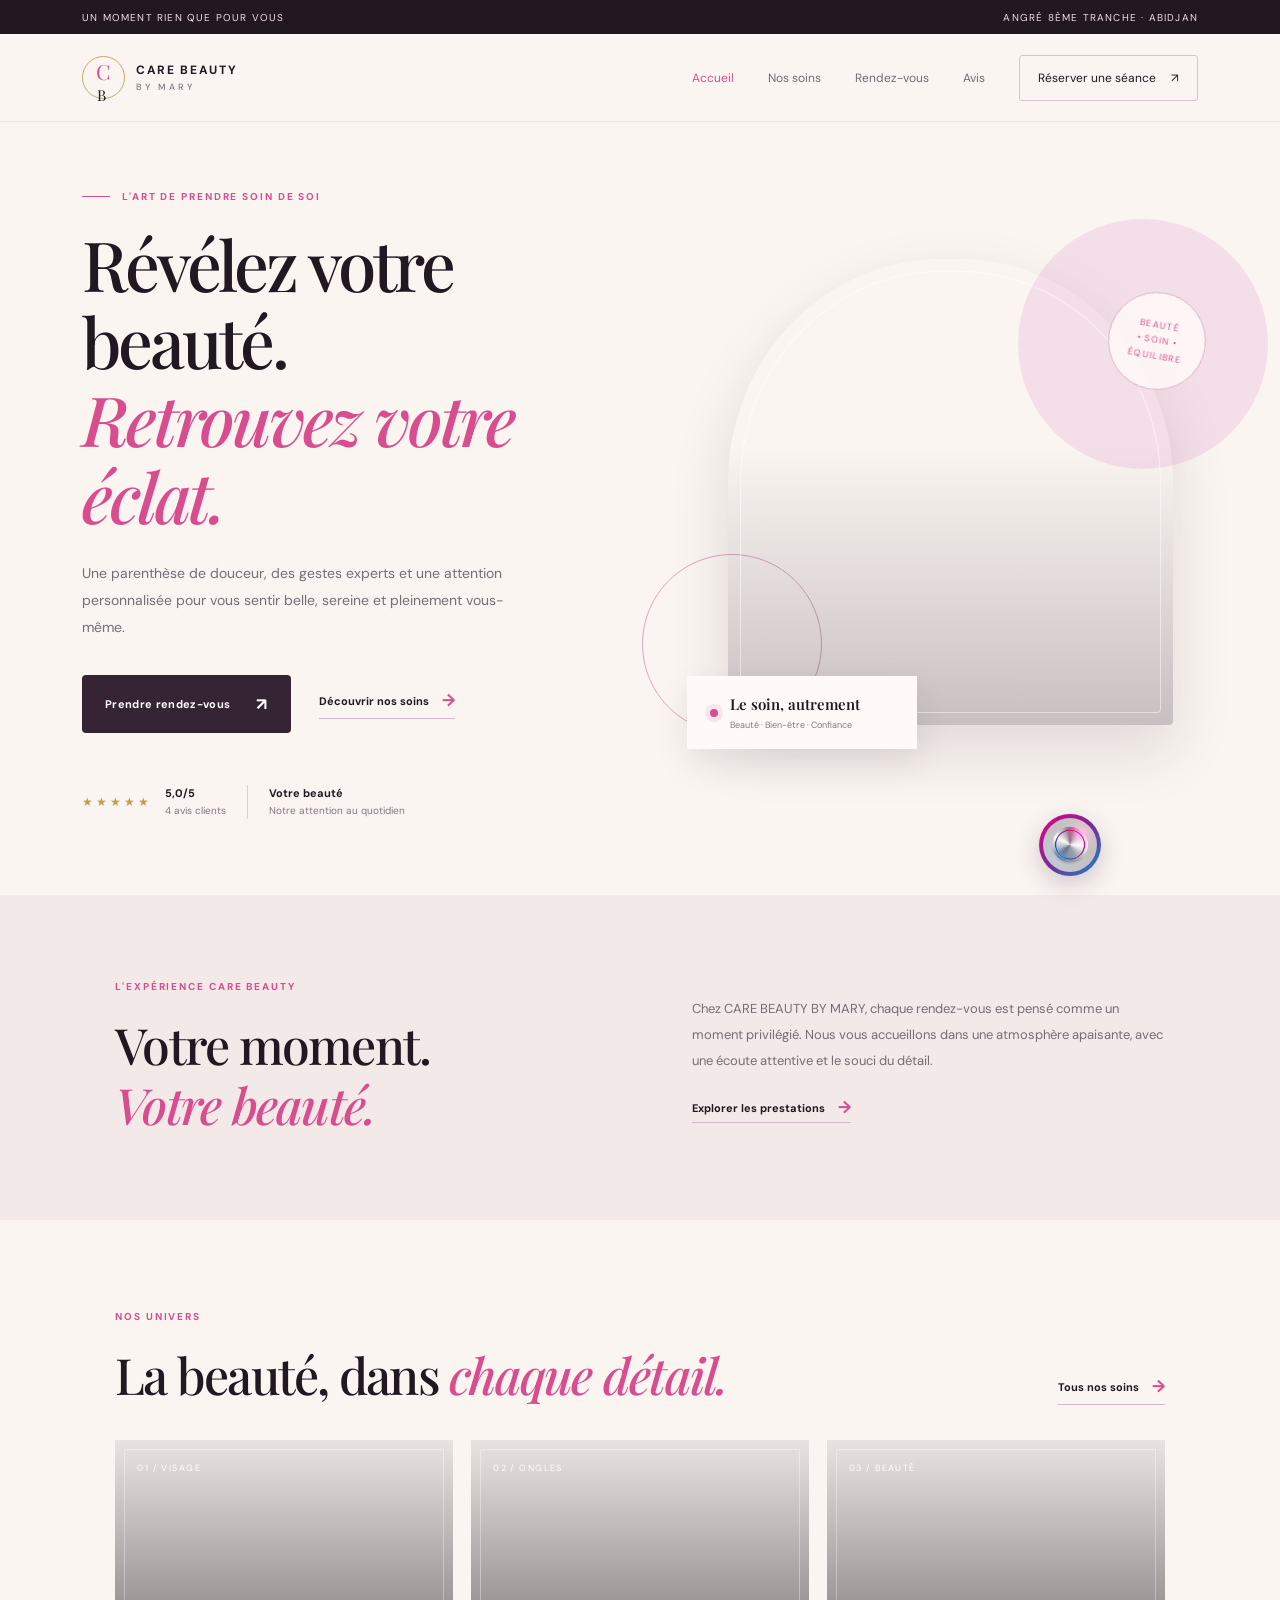
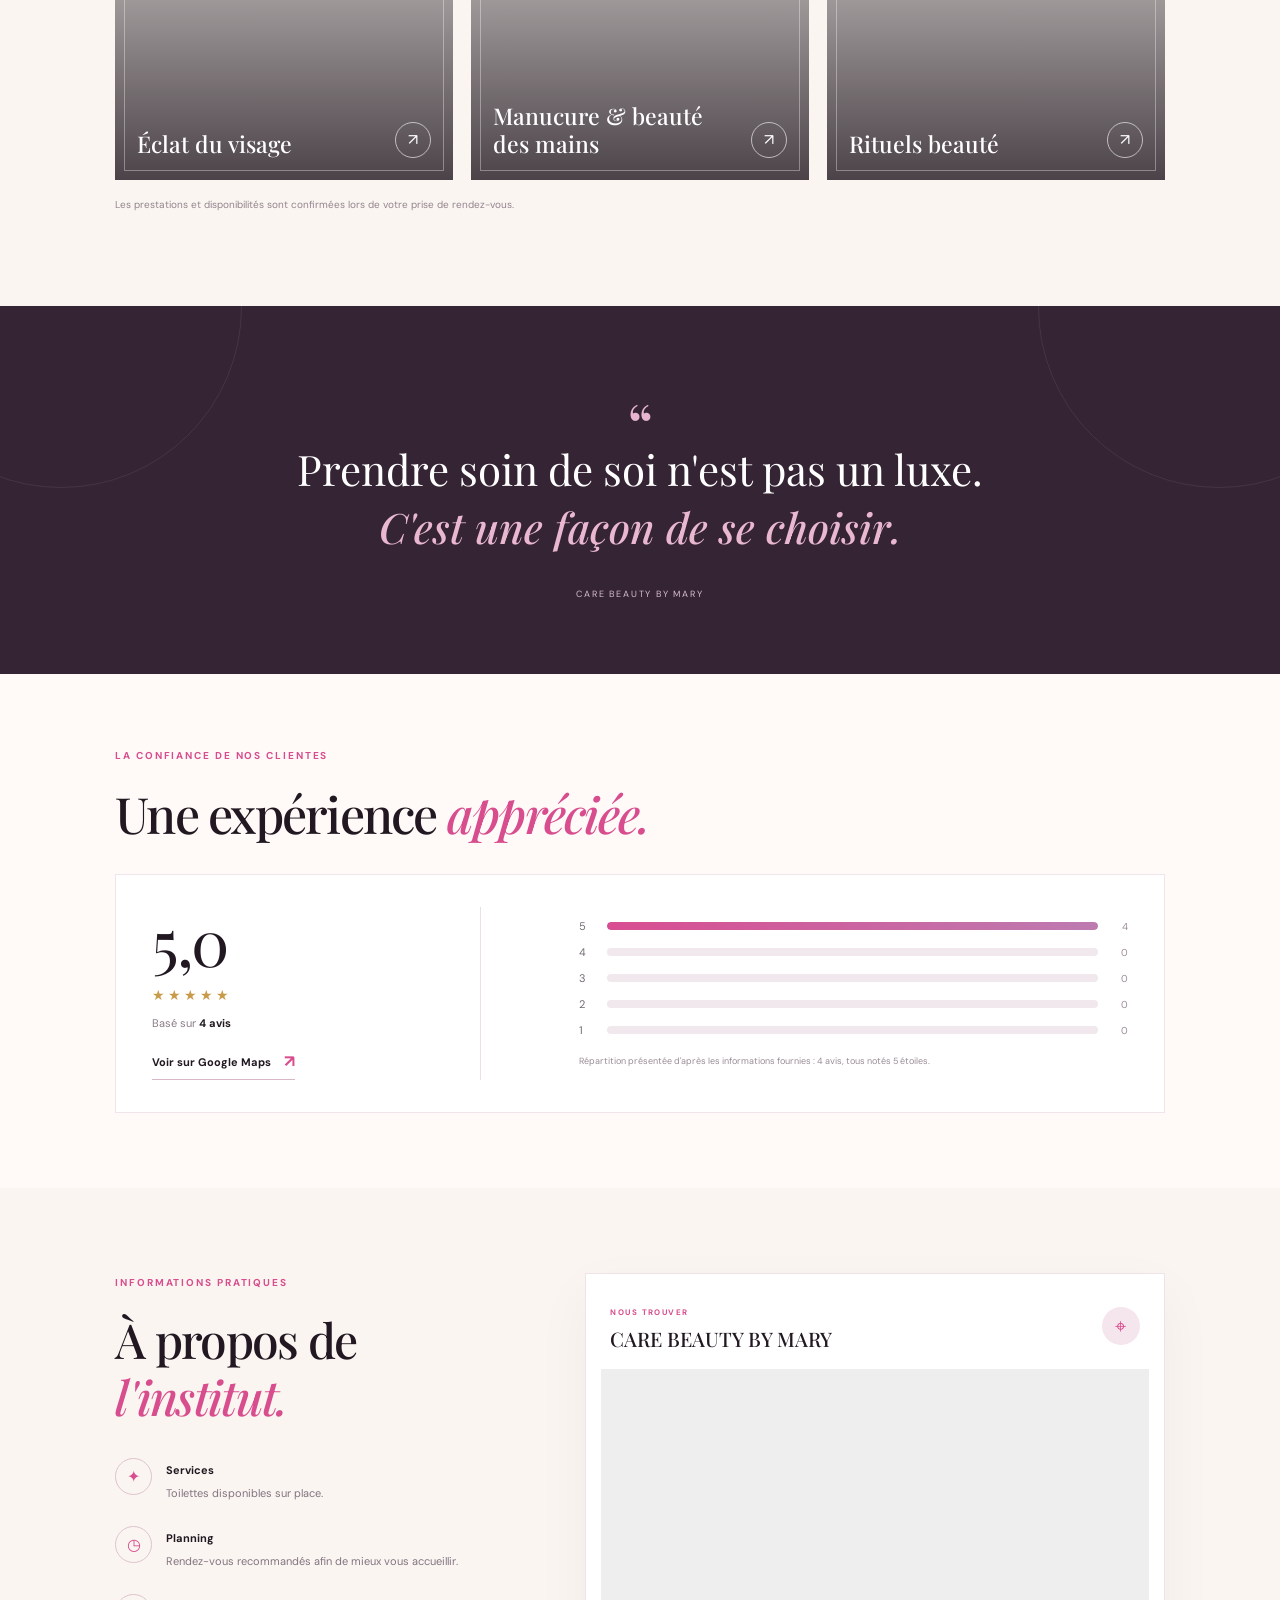
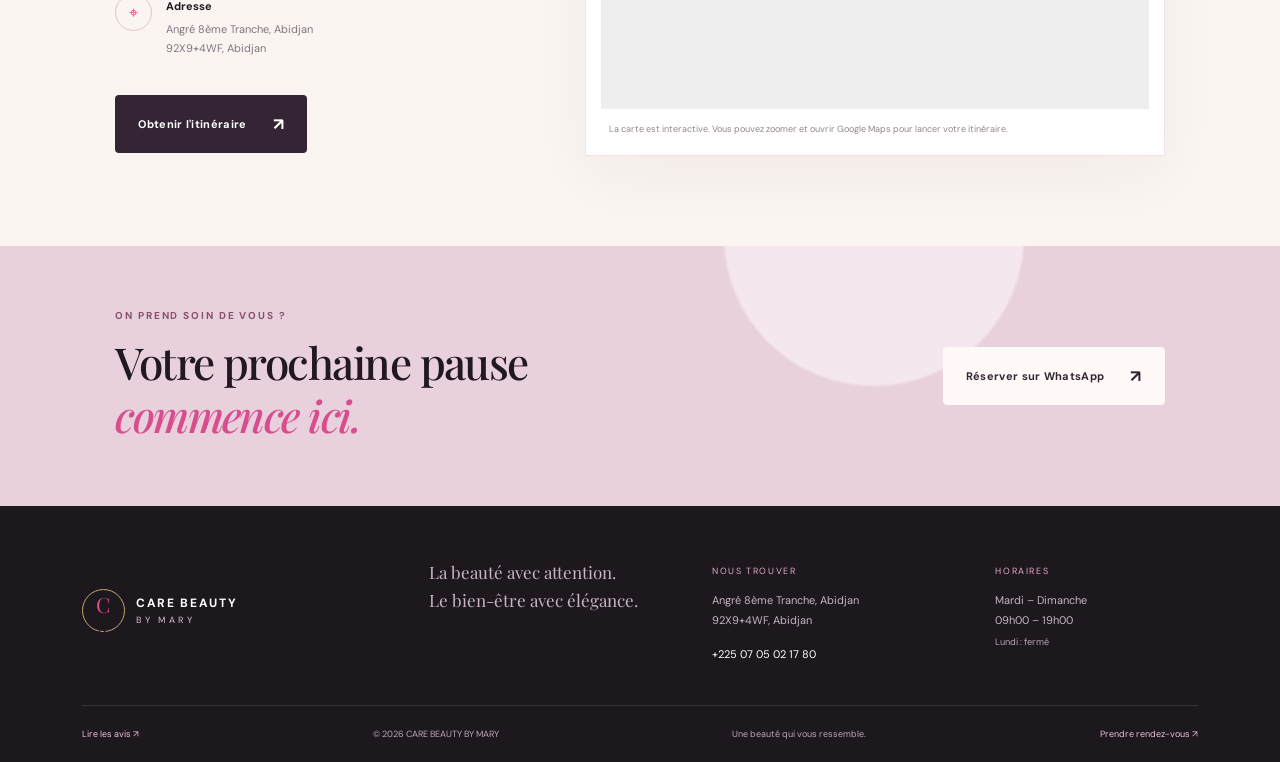
<file: index.html>
<!DOCTYPE html>
<html lang="fr">
<head>
  <meta charset="UTF-8">
  <meta name="viewport" content="width=device-width, initial-scale=1.0">
  <meta name="description" content="CARE BEAUTY BY MARY, institut de beauté à Angré 8ème Tranche, Abidjan. Découvrez nos soins et réservez votre rendez-vous sur WhatsApp.">
  <meta name="theme-color" content="#171218">
  <title>CARE BEAUTY BY MARY — Institut de beauté à Abidjan</title>
  <link rel="preconnect" href="https://fonts.googleapis.com">
  <link rel="preconnect" href="https://fonts.gstatic.com" crossorigin>
  <link href="https://fonts.googleapis.com/css2?family=DM+Sans:wght@400;500;600;700&family=Playfair+Display:wght@500;600;700&display=swap" rel="stylesheet">
  <link rel="stylesheet" href="style.css">
  <script src="script.js" defer></script>
</head>
<body>
  <div class="announcement"><span>Un moment rien que pour vous</span><span>Angré 8ème Tranche · Abidjan</span></div>
  <header class="site-header">
    <a class="brand" href="index.html" aria-label="CARE BEAUTY BY MARY, accueil">
      <span class="brand-mark">C<span>B</span></span>
      <span class="brand-name">CARE BEAUTY <small>BY MARY</small></span>
    </a>
    <button class="menu-toggle" aria-label="Ouvrir le menu" aria-expanded="false"><span></span><span></span><span></span></button>
    <nav class="nav-links" aria-label="Navigation principale">
      <a class="active" href="index.html">Accueil</a>
      <a href="services.html">Nos soins</a>
      <a href="rendez-vous.html">Rendez-vous</a>
      <a href="avis.html">Avis</a><a class="nav-cta" href="rendez-vous.html">Réserver une séance <span>↗</span></a>
    </nav>
  </header>

  <main>
    <section class="hero">
      <div class="hero-copy">
        <p class="eyebrow"><span class="eyebrow-line"></span> L'art de prendre soin de soi</p>
        <h1>Révélez votre beauté.<br><em>Retrouvez votre éclat.</em></h1>
        <p class="hero-description">Une parenthèse de douceur, des gestes experts et une attention personnalisée pour vous sentir belle, sereine et pleinement vous-même.</p>
        <div class="hero-actions">
          <a class="button button-primary" href="rendez-vous.html">Prendre rendez-vous <span>↗</span></a>
          <a class="text-link" href="services.html">Découvrir nos soins <span>→</span></a>
        </div>
        <div class="hero-proof">
          <div class="stars" aria-label="Note de 5 sur 5">★★★★★</div>
          <div><strong>5,0/5</strong><span>4 avis clients</span></div>
          <span class="proof-divider"></span>
          <div><strong>Votre beauté</strong><span>Notre attention au quotidien</span></div>
        </div>
      </div>
      <div class="hero-visual">
        <div class="hero-image" role="img" aria-label="Ambiance élégante de soins de beauté"></div>
        <div class="image-caption"><span class="caption-dot"></span><div><strong>Le soin, autrement</strong><small>Beauté · Bien-être · Confiance</small></div></div>
        <div class="round-stamp"><span>BEAUTÉ<br>• SOIN •<br>ÉQUILIBRE</span></div>
        <div class="hero-orb orb-one"></div><div class="hero-orb orb-two"></div>
      </div>
    </section>

    <section class="intro section-pad">
      <div class="section-heading">
        <p class="eyebrow">L'expérience CARE BEAUTY</p>
        <h2>Votre moment.<br><em>Votre beauté.</em></h2>
      </div>
      <div class="intro-text">
        <p>Chez CARE BEAUTY BY MARY, chaque rendez-vous est pensé comme un moment privilégié. Nous vous accueillons dans une atmosphère apaisante, avec une écoute attentive et le souci du détail.</p>
        <a class="text-link" href="services.html">Explorer les prestations <span>→</span></a>
      </div>
    </section>

    <section class="services-preview section-pad">
      <div class="section-topline">
        <div><p class="eyebrow">Nos univers</p><h2>La beauté, dans <em>chaque détail.</em></h2></div>
        <a class="text-link desktop-link" href="services.html">Tous nos soins <span>→</span></a>
      </div>
      <div class="service-grid">
        <a class="service-card service-card-one" href="services.html#visage">
          <div class="service-number">01 / VISAGE</div><div class="service-card-bottom"><h3>Éclat du visage</h3><span class="circle-arrow">↗</span></div>
        </a>
        <a class="service-card service-card-two" href="services.html#ongles">
          <div class="service-number">02 / ONGLES</div><div class="service-card-bottom"><h3>Manucure & beauté des mains</h3><span class="circle-arrow">↗</span></div>
        </a>
        <a class="service-card service-card-three" href="services.html#beaute">
          <div class="service-number">03 / BEAUTÉ</div><div class="service-card-bottom"><h3>Rituels beauté</h3><span class="circle-arrow">↗</span></div>
        </a>
      </div>
      <p class="small-note">Les prestations et disponibilités sont confirmées lors de votre prise de rendez-vous.</p>
    </section>

    <section class="quote-section">
      <div class="quote-mark">“</div>
      <p>Prendre soin de soi n'est pas un luxe.<br><em>C'est une façon de se choisir.</em></p>
      <span>CARE BEAUTY BY MARY</span>
    </section>


    <section class="reputation-section section-pad" id="avis">
      <div class="section-topline">
        <div><p class="eyebrow">La confiance de nos clientes</p><h2>Une expérience <em>appréciée.</em></h2></div>
      </div>
      <div class="reputation-grid">
        <div class="rating-summary">
          <div class="rating-number">5,0</div>
          <div class="stars" aria-label="Note de 5 sur 5">★★★★★</div>
          <p>Basé sur <strong>4 avis</strong></p>
          <a class="text-link" href="https://www.google.com/maps/search/?api=1&query=CARE+BEAUTY+BY+MARY+92X9%2B4WF+Abidjan" target="_blank" rel="noopener noreferrer">Voir sur Google Maps <span>↗</span></a>
        </div>
        <div class="rating-bars" aria-label="Répartition des avis">
          <div class="rating-bar-row"><span>5</span><span class="bar-track"><span class="bar-fill" style="width:100%"></span></span><span class="bar-count">4</span></div>
          <div class="rating-bar-row"><span>4</span><span class="bar-track"><span class="bar-fill" style="width:0%"></span></span><span class="bar-count">0</span></div>
          <div class="rating-bar-row"><span>3</span><span class="bar-track"><span class="bar-fill" style="width:0%"></span></span><span class="bar-count">0</span></div>
          <div class="rating-bar-row"><span>2</span><span class="bar-track"><span class="bar-fill" style="width:0%"></span></span><span class="bar-count">0</span></div>
          <div class="rating-bar-row"><span>1</span><span class="bar-track"><span class="bar-fill" style="width:0%"></span></span><span class="bar-count">0</span></div>
          <p class="rating-disclaimer">Répartition présentée d'après les informations fournies : 4 avis, tous notés 5 étoiles.</p>
        </div>
      </div>
    </section>

    <section class="about-map-section section-pad" id="apropos">
      <div class="about-details">
        <p class="eyebrow">Informations pratiques</p>
        <h2>À propos de <em>l'institut.</em></h2>
        <div class="about-info-item"><span class="about-icon">✦</span><div><strong>Services</strong><p>Toilettes disponibles sur place.</p></div></div>
        <div class="about-info-item"><span class="about-icon">◷</span><div><strong>Planning</strong><p>Rendez-vous recommandés afin de mieux vous accueillir.</p></div></div>
        <div class="about-info-item"><span class="about-icon">⌖</span><div><strong>Adresse</strong><p>Angré 8ème Tranche, Abidjan<br>92X9+4WF, Abidjan</p></div></div>
        <a class="button button-primary map-directions" href="https://www.google.com/maps/dir/?api=1&destination=92X9%2B4WF%2C+Abidjan%2C+C%C3%B4te+d%27Ivoire" target="_blank" rel="noopener noreferrer">Obtenir l'itinéraire <span>↗</span></a>
      </div>
      <div class="map-panel">
        <div class="map-heading"><div><span class="map-kicker">NOUS TROUVER</span><h3>CARE BEAUTY BY MARY</h3></div><span class="map-pin">⌖</span></div>
        <div class="map-frame">
          <iframe title="Localisation de CARE BEAUTY BY MARY à Angré 8ème Tranche, Abidjan" src="https://www.google.com/maps?q=92X9%2B4WF%2C%20Abidjan%2C%20C%C3%B4te%20d%27Ivoire&output=embed" loading="lazy" referrerpolicy="no-referrer-when-downgrade" allowfullscreen></iframe>
        </div>
        <p class="map-footnote">La carte est interactive. Vous pouvez zoomer et ouvrir Google Maps pour lancer votre itinéraire.</p>
      </div>
    </section>

    <section class="booking-banner section-pad">
      <div><p class="eyebrow">On prend soin de vous ?</p><h2>Votre prochaine pause<br><em>commence ici.</em></h2></div>
      <a class="button button-light" href="rendez-vous.html">Réserver sur WhatsApp <span>↗</span></a>
      <div class="banner-glow"></div>
    </section>
  </main>

  <footer class="site-footer">
    <div class="footer-main">
      <a class="brand brand-footer" href="index.html"><span class="brand-mark">C<span>B</span></span><span class="brand-name">CARE BEAUTY <small>BY MARY</small></span></a>
      <p>La beauté avec attention.<br>Le bien-être avec élégance.</p>
      <div class="footer-contact"><span>NOUS TROUVER</span><p>Angré 8ème Tranche, Abidjan<br>92X9+4WF, Abidjan</p><a href="tel:+2250705021780">+225 07 05 02 17 80</a></div>
      <div class="footer-hours"><span>HORAIRES</span><p>Mardi – Dimanche<br>09h00 – 19h00<br><small>Lundi : fermé</small></p></div>
    </div>
    <div class="footer-bottom"><a href="avis.html">Lire les avis ↗</a><span>© <span data-year></span> CARE BEAUTY BY MARY</span><span>Une beauté qui vous ressemble.</span><a href="rendez-vous.html">Prendre rendez-vous ↗</a></div>
  </footer>

  <a class="whatsapp-float" href="#" data-whatsapp aria-label="Contacter CARE BEAUTY BY MARY sur WhatsApp" title="Écrivez-nous sur WhatsApp">
    <span class="wa-image-ring"><img src="assets/boutton-rond-multicolor.jpg" alt=""></span><span class="wa-label">Réserver sur WhatsApp</span>
  </a>
</body>
</html>
</file>
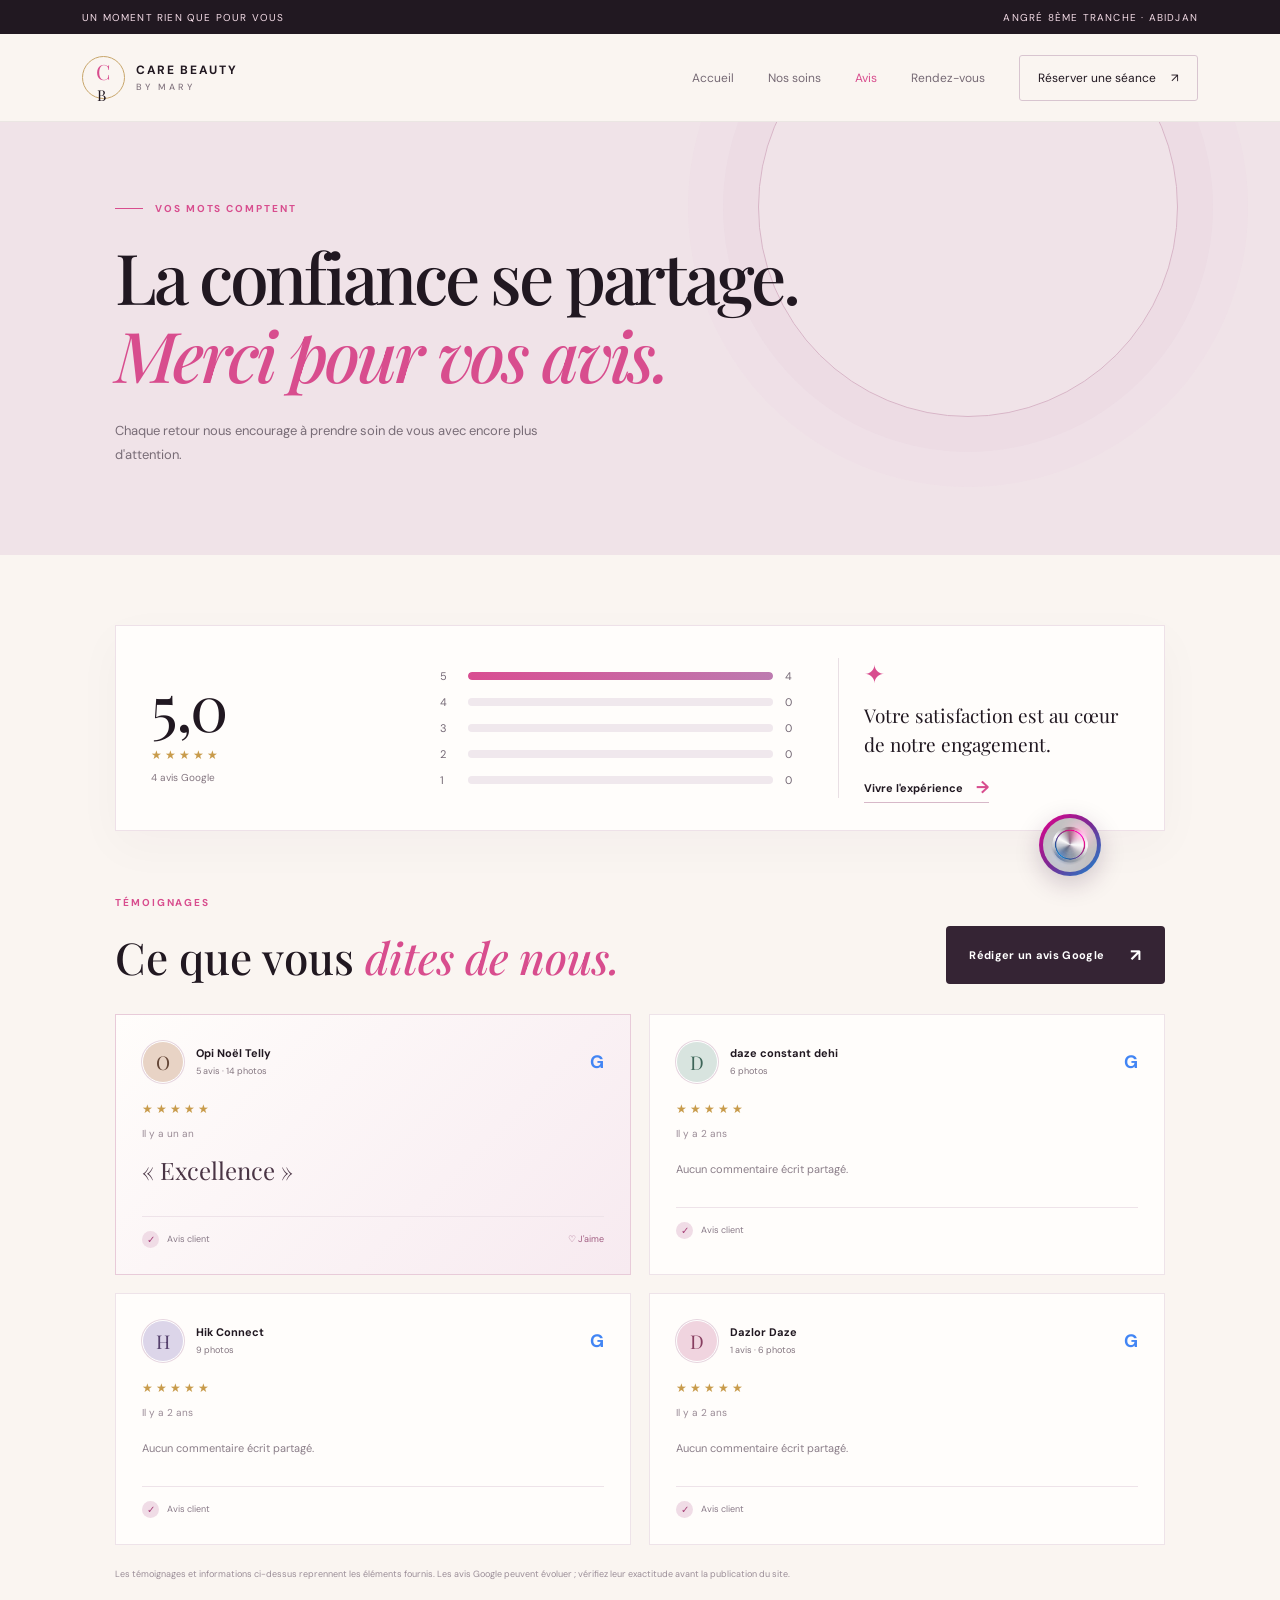
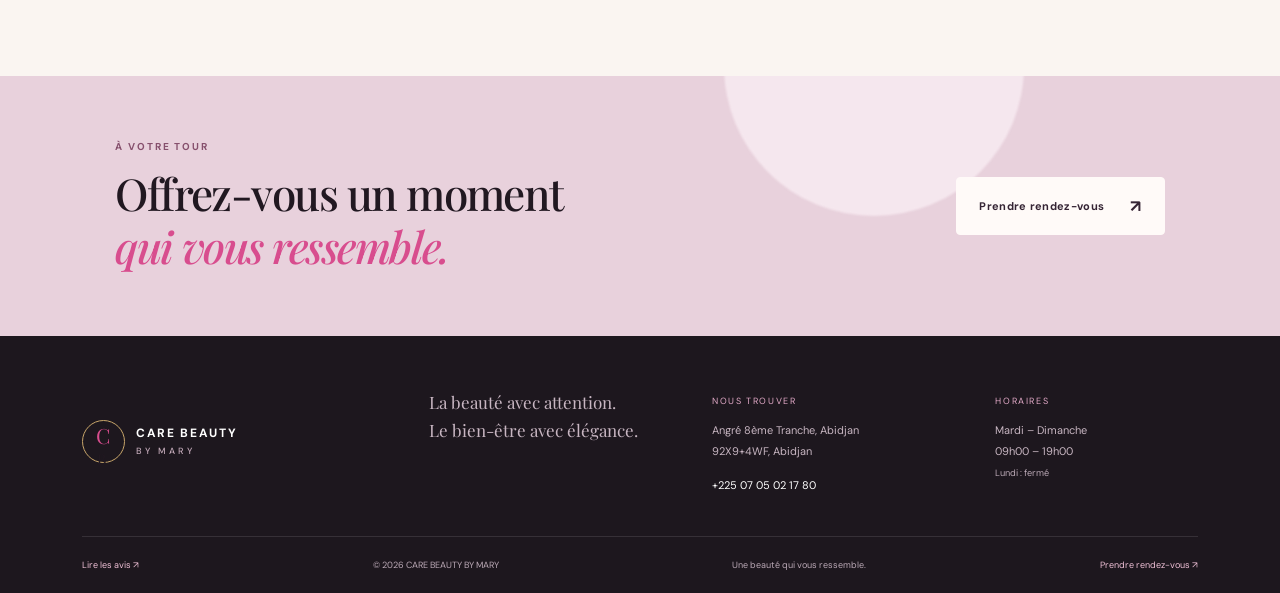
<file: avis.html>
<!DOCTYPE html>
<html lang="fr">
<head>
  <meta charset="UTF-8">
  <meta name="viewport" content="width=device-width, initial-scale=1.0">
  <meta name="description" content="Découvrez les avis clients de CARE BEAUTY BY MARY, institut de beauté à Angré 8ème Tranche, Abidjan.">
  <meta name="theme-color" content="#171218">
  <title>Avis clients — CARE BEAUTY BY MARY</title>
  <link rel="preconnect" href="https://fonts.googleapis.com">
  <link rel="preconnect" href="https://fonts.gstatic.com" crossorigin>
  <link href="https://fonts.googleapis.com/css2?family=DM+Sans:wght@400;500;600;700&family=Playfair+Display:wght@500;600;700&display=swap" rel="stylesheet">
  <link rel="stylesheet" href="style.css">
  <script src="script.js" defer></script>
</head>
<body>
  <div class="announcement"><span>Un moment rien que pour vous</span><span>Angré 8ème Tranche · Abidjan</span></div>
  <header class="site-header">
    <a class="brand" href="index.html" aria-label="CARE BEAUTY BY MARY, accueil"><span class="brand-mark">C<span>B</span></span><span class="brand-name">CARE BEAUTY <small>BY MARY</small></span></a>
    <button class="menu-toggle" aria-label="Ouvrir le menu" aria-expanded="false"><span></span><span></span><span></span></button>
    <nav class="nav-links" aria-label="Navigation principale">
      <a href="index.html">Accueil</a>
      <a href="services.html">Nos soins</a>
      <a class="active" href="avis.html">Avis</a>
      <a href="rendez-vous.html">Rendez-vous</a>
      <a class="nav-cta" href="rendez-vous.html">Réserver une séance <span>↗</span></a>
    </nav>
  </header>
  <main>
    <section class="page-hero reviews-hero">
      <p class="eyebrow"><span class="eyebrow-line"></span> Vos mots comptent</p>
      <h1>La confiance se partage.<br><em>Merci pour vos avis.</em></h1>
      <p>Chaque retour nous encourage à prendre soin de vous avec encore plus d'attention.</p>
      <div class="page-hero-orb"></div>
    </section>

    <section class="reviews-section section-pad">
      <div class="reviews-summary">
        <div class="rating-score">
          <span class="rating-number">5,0</span>
          <div class="stars" aria-label="5 étoiles sur 5">★★★★★</div>
          <span class="rating-count">4 avis Google</span>
        </div>
        <div class="rating-bars" aria-label="Répartition des notes">
          <div class="rating-bar-row"><span>5</span><span class="bar-track"><span class="bar-fill" style="width:100%"></span></span><span>4</span></div>
          <div class="rating-bar-row"><span>4</span><span class="bar-track"><span class="bar-fill" style="width:0%"></span></span><span>0</span></div>
          <div class="rating-bar-row"><span>3</span><span class="bar-track"><span class="bar-fill" style="width:0%"></span></span><span>0</span></div>
          <div class="rating-bar-row"><span>2</span><span class="bar-track"><span class="bar-fill" style="width:0%"></span></span><span>0</span></div>
          <div class="rating-bar-row"><span>1</span><span class="bar-track"><span class="bar-fill" style="width:0%"></span></span><span>0</span></div>
        </div>
        <div class="reviews-summary-note"><span class="summary-flower">✦</span><p>Votre satisfaction est au cœur de notre engagement.</p><a class="text-link" href="rendez-vous.html">Vivre l'expérience <span>→</span></a></div>
      </div>

      <div class="reviews-heading">
        <div><p class="eyebrow">Témoignages</p><h2>Ce que vous <em>dites de nous.</em></h2></div>
        <a class="button button-primary" href="https://www.google.com/search?q=CARE+BEAUTY+BY+MARY+Abidjan+avis" target="_blank" rel="noopener noreferrer">Rédiger un avis Google <span>↗</span></a>
      </div>

      <div class="review-grid">
        <article class="review-card review-featured">
          <div class="review-card-top"><div class="review-avatar avatar-one">O</div><div class="review-author"><strong>Opi Noël Telly</strong><span>5 avis · 14 photos</span></div><span class="google-g">G</span></div>
          <div class="stars">★★★★★</div>
          <p class="review-date">Il y a un an</p>
          <blockquote>« Excellence »</blockquote>
          <div class="review-card-bottom"><span class="verified-dot">✓</span><span>Avis client</span><span class="review-like">♡ J'aime</span></div>
        </article>
        <article class="review-card">
          <div class="review-card-top"><div class="review-avatar avatar-two">D</div><div class="review-author"><strong>daze constant dehi</strong><span>6 photos</span></div><span class="google-g">G</span></div>
          <div class="stars">★★★★★</div>
          <p class="review-date">Il y a 2 ans</p>
          <p class="review-no-text">Aucun commentaire écrit partagé.</p>
          <div class="review-card-bottom"><span class="verified-dot">✓</span><span>Avis client</span></div>
        </article>
        <article class="review-card">
          <div class="review-card-top"><div class="review-avatar avatar-three">H</div><div class="review-author"><strong>Hik Connect</strong><span>9 photos</span></div><span class="google-g">G</span></div>
          <div class="stars">★★★★★</div>
          <p class="review-date">Il y a 2 ans</p>
          <p class="review-no-text">Aucun commentaire écrit partagé.</p>
          <div class="review-card-bottom"><span class="verified-dot">✓</span><span>Avis client</span></div>
        </article>
        <article class="review-card">
          <div class="review-card-top"><div class="review-avatar avatar-four">D</div><div class="review-author"><strong>Dazlor Daze</strong><span>1 avis · 6 photos</span></div><span class="google-g">G</span></div>
          <div class="stars">★★★★★</div>
          <p class="review-date">Il y a 2 ans</p>
          <p class="review-no-text">Aucun commentaire écrit partagé.</p>
          <div class="review-card-bottom"><span class="verified-dot">✓</span><span>Avis client</span></div>
        </article>
      </div>
      <p class="reviews-disclaimer">Les témoignages et informations ci-dessus reprennent les éléments fournis. Les avis Google peuvent évoluer ; vérifiez leur exactitude avant la publication du site.</p>
    </section>

    <section class="booking-banner section-pad"><div><p class="eyebrow">À votre tour</p><h2>Offrez-vous un moment<br><em>qui vous ressemble.</em></h2></div><a class="button button-light" href="rendez-vous.html">Prendre rendez-vous <span>↗</span></a><div class="banner-glow"></div></section>
  </main>
  <footer class="site-footer">
    <div class="footer-main">
      <a class="brand brand-footer" href="index.html"><span class="brand-mark">C<span>B</span></span><span class="brand-name">CARE BEAUTY <small>BY MARY</small></span></a>
      <p>La beauté avec attention.<br>Le bien-être avec élégance.</p>
      <div class="footer-contact"><span>NOUS TROUVER</span><p>Angré 8ème Tranche, Abidjan<br>92X9+4WF, Abidjan</p><a href="tel:+2250705021780">+225 07 05 02 17 80</a></div>
      <div class="footer-hours"><span>HORAIRES</span><p>Mardi – Dimanche<br>09h00 – 19h00<br><small>Lundi : fermé</small></p></div>
    </div>
    <div class="footer-bottom"><a href="avis.html">Lire les avis ↗</a><span>© <span data-year></span> CARE BEAUTY BY MARY</span><span>Une beauté qui vous ressemble.</span><a href="rendez-vous.html">Prendre rendez-vous ↗</a></div>
  </footer>
  <a class="whatsapp-float" href="#" data-whatsapp aria-label="Contacter CARE BEAUTY BY MARY sur WhatsApp" title="Écrivez-nous sur WhatsApp"><span class="wa-image-ring"><img src="assets/boutton-rond-multicolor.jpg" alt=""></span><span class="wa-label">Réserver sur WhatsApp</span></a>
</body>
</html>
</file>
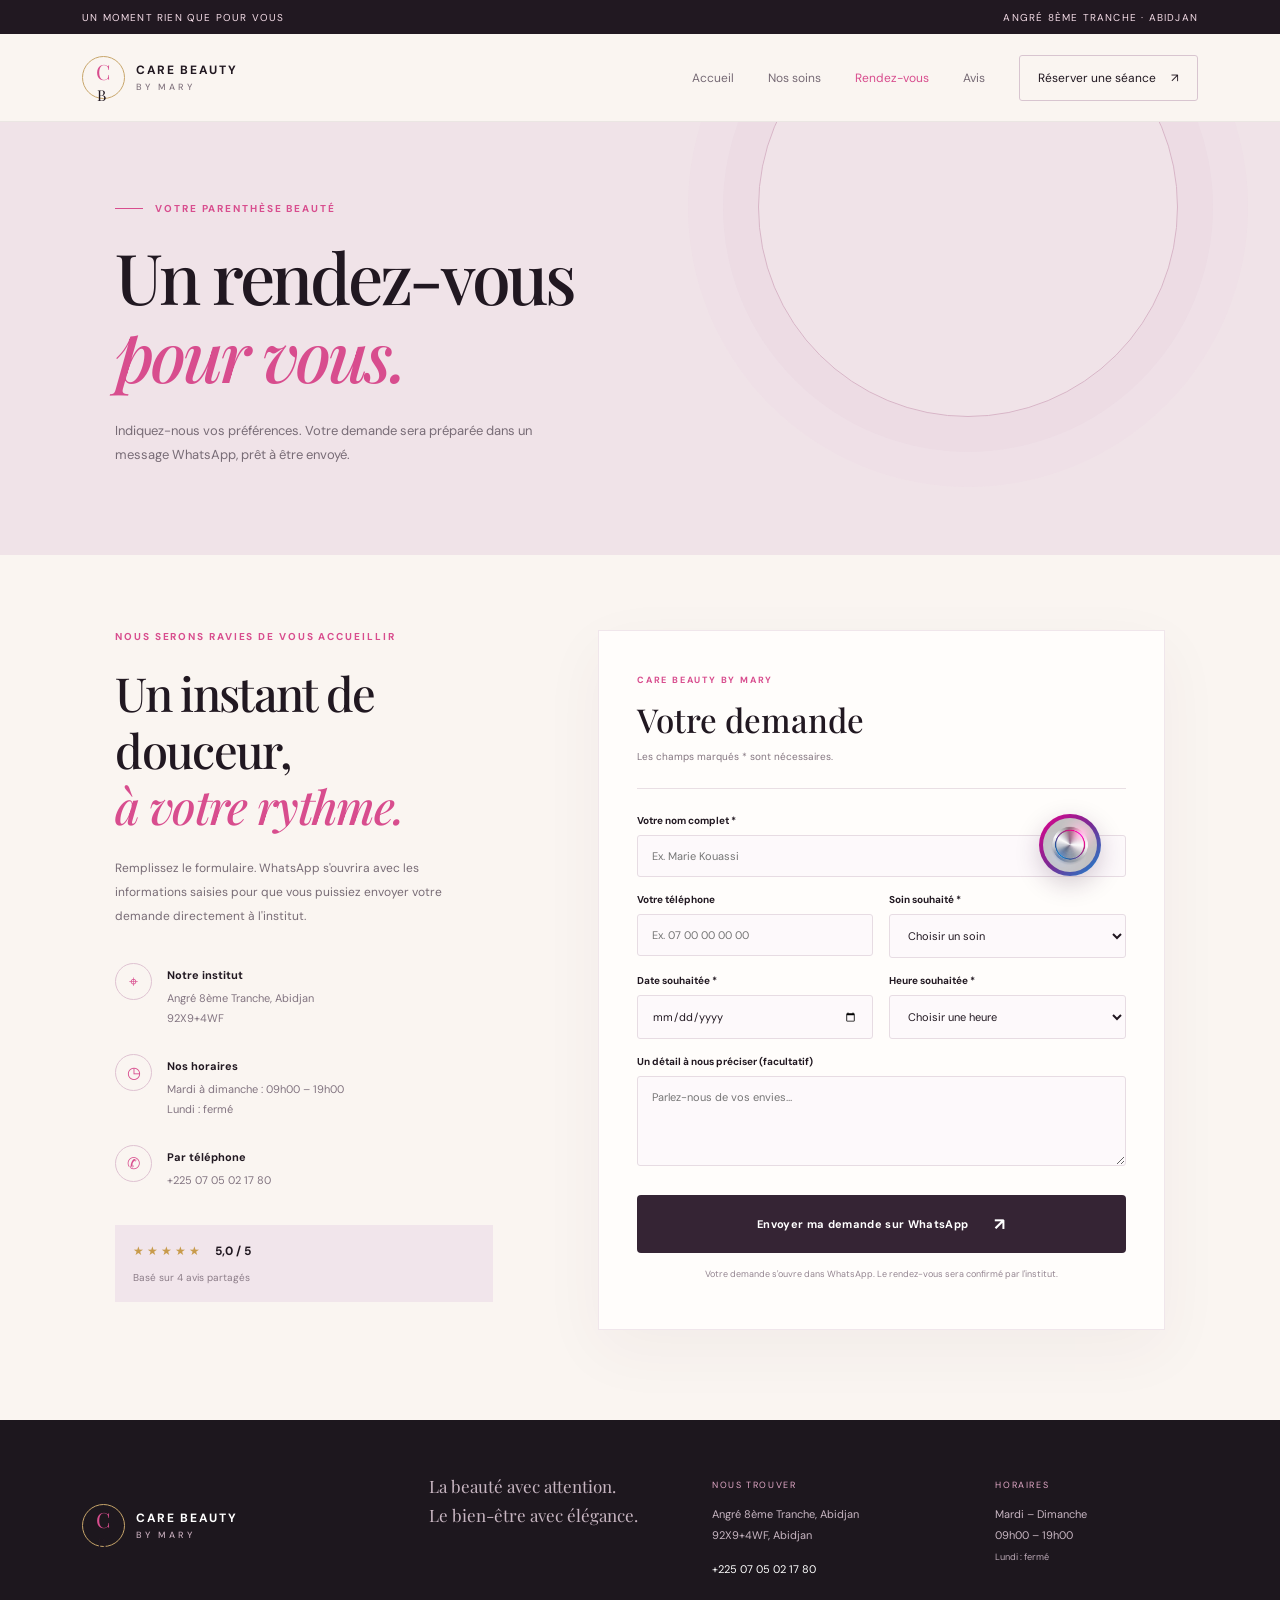
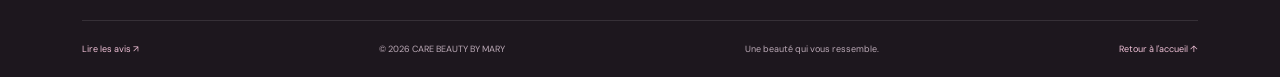
<file: rendez-vous.html>
<!DOCTYPE html>
<html lang="fr">
<head>
  <meta charset="UTF-8"><meta name="viewport" content="width=device-width, initial-scale=1.0">
  <meta name="description" content="Réservez votre rendez-vous chez CARE BEAUTY BY MARY à Abidjan en envoyant votre demande sur WhatsApp.">
  <meta name="theme-color" content="#171218">
  <title>Rendez-vous — CARE BEAUTY BY MARY</title>
  <link rel="preconnect" href="https://fonts.googleapis.com"><link rel="preconnect" href="https://fonts.gstatic.com" crossorigin>
  <link href="https://fonts.googleapis.com/css2?family=DM+Sans:wght@400;500;600;700&family=Playfair+Display:wght@500;600;700&display=swap" rel="stylesheet">
  <link rel="stylesheet" href="style.css"><script src="script.js" defer></script>
</head>
<body>
  <div class="announcement"><span>Un moment rien que pour vous</span><span>Angré 8ème Tranche · Abidjan</span></div>
  <header class="site-header">
    <a class="brand" href="index.html" aria-label="CARE BEAUTY BY MARY, accueil"><span class="brand-mark">C<span>B</span></span><span class="brand-name">CARE BEAUTY <small>BY MARY</small></span></a>
    <button class="menu-toggle" aria-label="Ouvrir le menu" aria-expanded="false"><span></span><span></span><span></span></button>
    <nav class="nav-links" aria-label="Navigation principale"><a href="index.html">Accueil</a><a href="services.html">Nos soins</a><a class="active" href="rendez-vous.html">Rendez-vous</a><a href="avis.html">Avis</a><a class="nav-cta" href="#reservation">Réserver une séance <span>↗</span></a></nav>
  </header>
  <main>
    <section class="page-hero booking-page-hero">
      <p class="eyebrow"><span class="eyebrow-line"></span> Votre parenthèse beauté</p>
      <h1>Un rendez-vous<br><em>pour vous.</em></h1>
      <p>Indiquez-nous vos préférences. Votre demande sera préparée dans un message WhatsApp, prêt à être envoyé.</p>
      <div class="page-hero-orb"></div>
    </section>
    <section class="booking-layout section-pad" id="reservation">
      <div class="booking-info">
        <p class="eyebrow">Nous serons ravies de vous accueillir</p>
        <h2>Un instant de douceur,<br><em>à votre rythme.</em></h2>
        <p>Remplissez le formulaire. WhatsApp s'ouvrira avec les informations saisies pour que vous puissiez envoyer votre demande directement à l'institut.</p>
        <div class="contact-line"><span class="contact-icon">⌖</span><div><strong>Notre institut</strong><p>Angré 8ème Tranche, Abidjan<br>92X9+4WF</p></div></div>
        <div class="contact-line"><span class="contact-icon">◷</span><div><strong>Nos horaires</strong><p>Mardi à dimanche : 09h00 – 19h00<br>Lundi : fermé</p></div></div>
        <div class="contact-line"><span class="contact-icon">✆</span><div><strong>Par téléphone</strong><p>+225 07 05 02 17 80</p></div></div>
        <div class="rating-box"><div class="stars">★★★★★</div><strong>5,0 / 5</strong><span>Basé sur 4 avis partagés</span></div>
      </div>
      <form class="booking-form" id="booking-form">
        <div class="form-heading"><span>CARE BEAUTY BY MARY</span><h2>Votre demande</h2><p>Les champs marqués * sont nécessaires.</p></div>
        <label for="name">Votre nom complet *</label><input id="name" name="name" type="text" placeholder="Ex. Marie Kouassi" required>
        <div class="form-row">
          <div><label for="phone">Votre téléphone</label><input id="phone" name="phone" type="tel" placeholder="Ex. 07 00 00 00 00"></div>
          <div><label for="service">Soin souhaité *</label><select id="service" name="service" required><option value="">Choisir un soin</option><option>Soin du visage</option><option>Manucure</option><option>Rituel beauté</option><option>Autre / à conseiller</option></select></div>
        </div>
        <div class="form-row">
          <div><label for="date">Date souhaitée *</label><input id="date" name="date" type="date" required></div>
          <div><label for="time">Heure souhaitée *</label><select id="time" name="time" required><option value="">Choisir une heure</option><option>09:00</option><option>10:00</option><option>11:00</option><option>12:00</option><option>13:00</option><option>14:00</option><option>15:00</option><option>16:00</option><option>17:00</option><option>18:00</option></select></div>
        </div>
        <label for="message">Un détail à nous préciser (facultatif)</label><textarea id="message" name="message" rows="4" placeholder="Parlez-nous de vos envies…"></textarea>
        <button class="button button-primary form-submit" type="submit">Envoyer ma demande sur WhatsApp <span>↗</span></button>
        <p class="form-privacy">Votre demande s'ouvre dans WhatsApp. Le rendez-vous sera confirmé par l'institut.</p>
        <p class="form-feedback" id="form-feedback" role="status" aria-live="polite"></p>
      </form>
    </section>
  </main>
  <footer class="site-footer"><div class="footer-main"><a class="brand brand-footer" href="index.html"><span class="brand-mark">C<span>B</span></span><span class="brand-name">CARE BEAUTY <small>BY MARY</small></span></a><p>La beauté avec attention.<br>Le bien-être avec élégance.</p><div class="footer-contact"><span>NOUS TROUVER</span><p>Angré 8ème Tranche, Abidjan<br>92X9+4WF, Abidjan</p><a href="tel:+2250705021780">+225 07 05 02 17 80</a></div><div class="footer-hours"><span>HORAIRES</span><p>Mardi – Dimanche<br>09h00 – 19h00<br><small>Lundi : fermé</small></p></div></div><div class="footer-bottom"><a href="avis.html">Lire les avis ↗</a><span>© <span data-year></span> CARE BEAUTY BY MARY</span><span>Une beauté qui vous ressemble.</span><a href="index.html">Retour à l'accueil ↑</a></div></footer>
  <a class="whatsapp-float" href="#" data-whatsapp aria-label="Contacter CARE BEAUTY BY MARY sur WhatsApp" title="Écrivez-nous sur WhatsApp"><span class="wa-image-ring"><img src="assets/boutton-rond-multicolor.jpg" alt=""></span><span class="wa-label">Réserver sur WhatsApp</span></a>
</body>
</html>
</file>
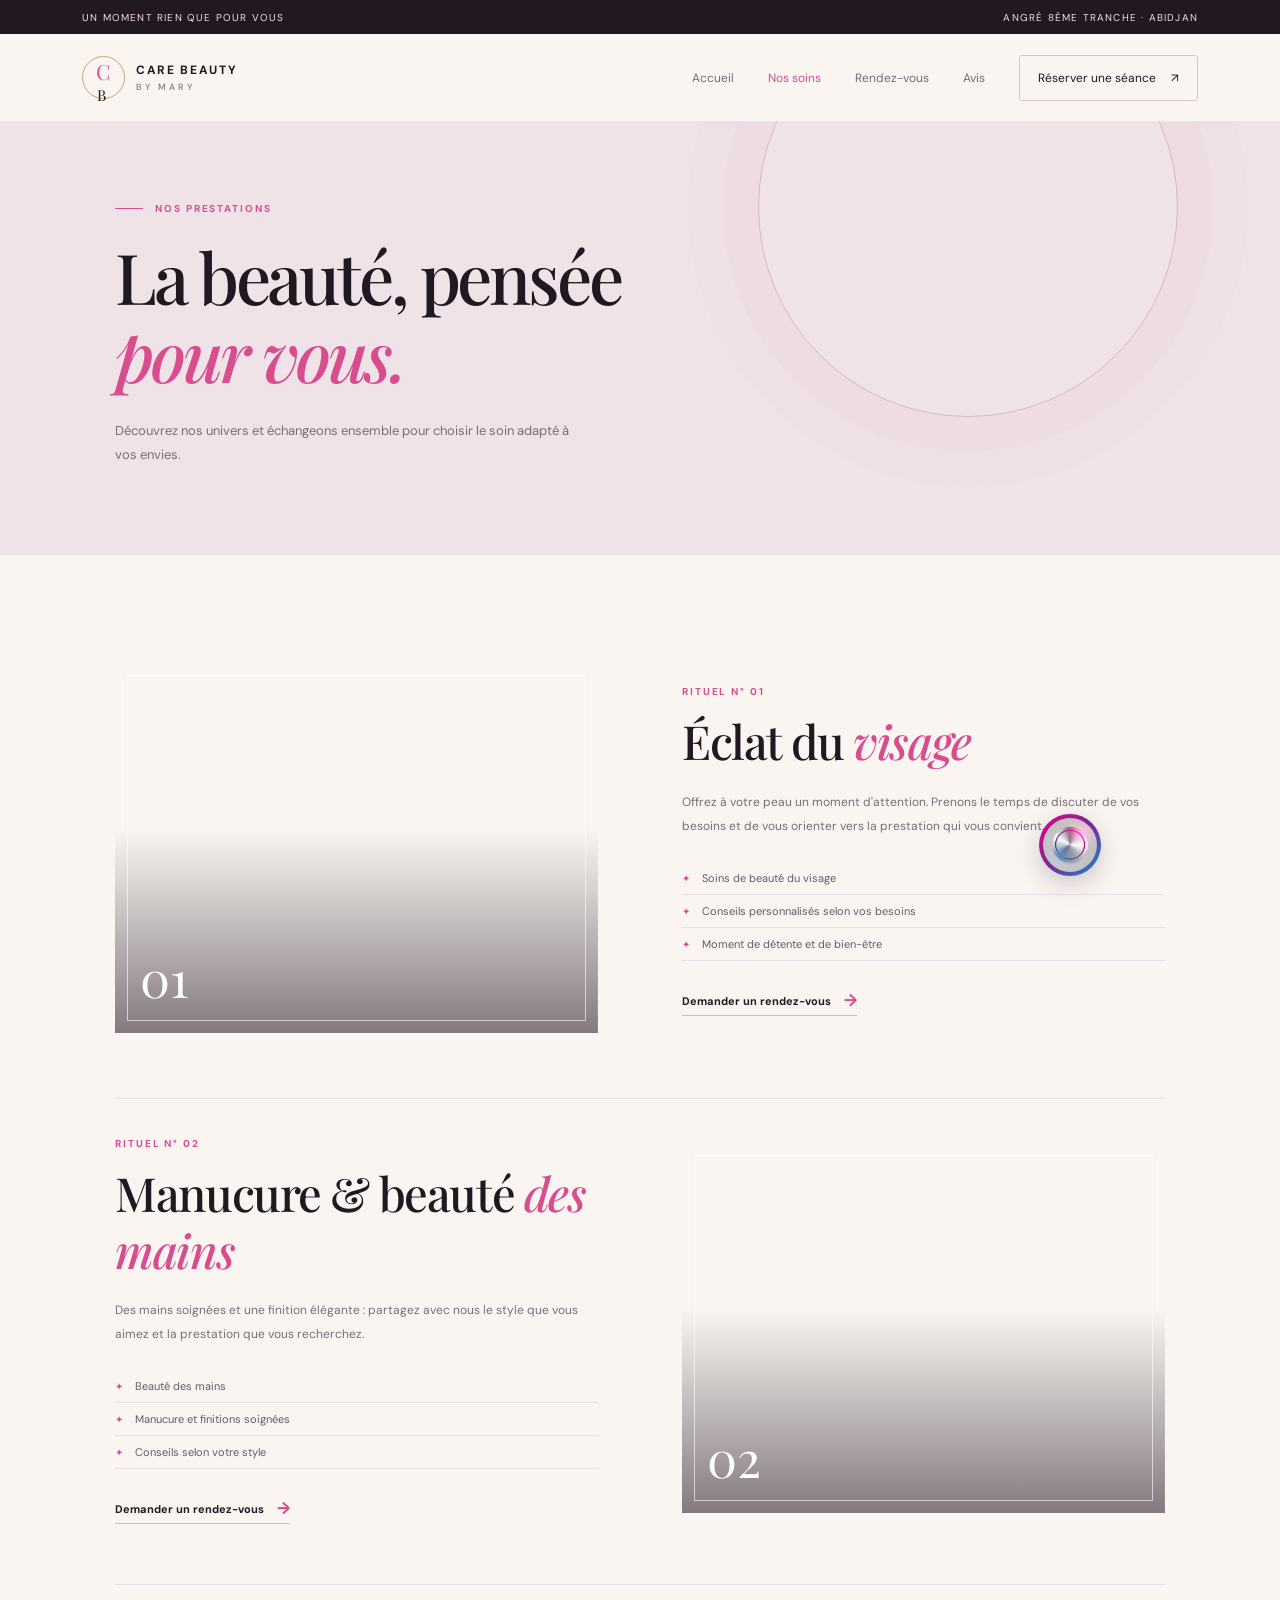
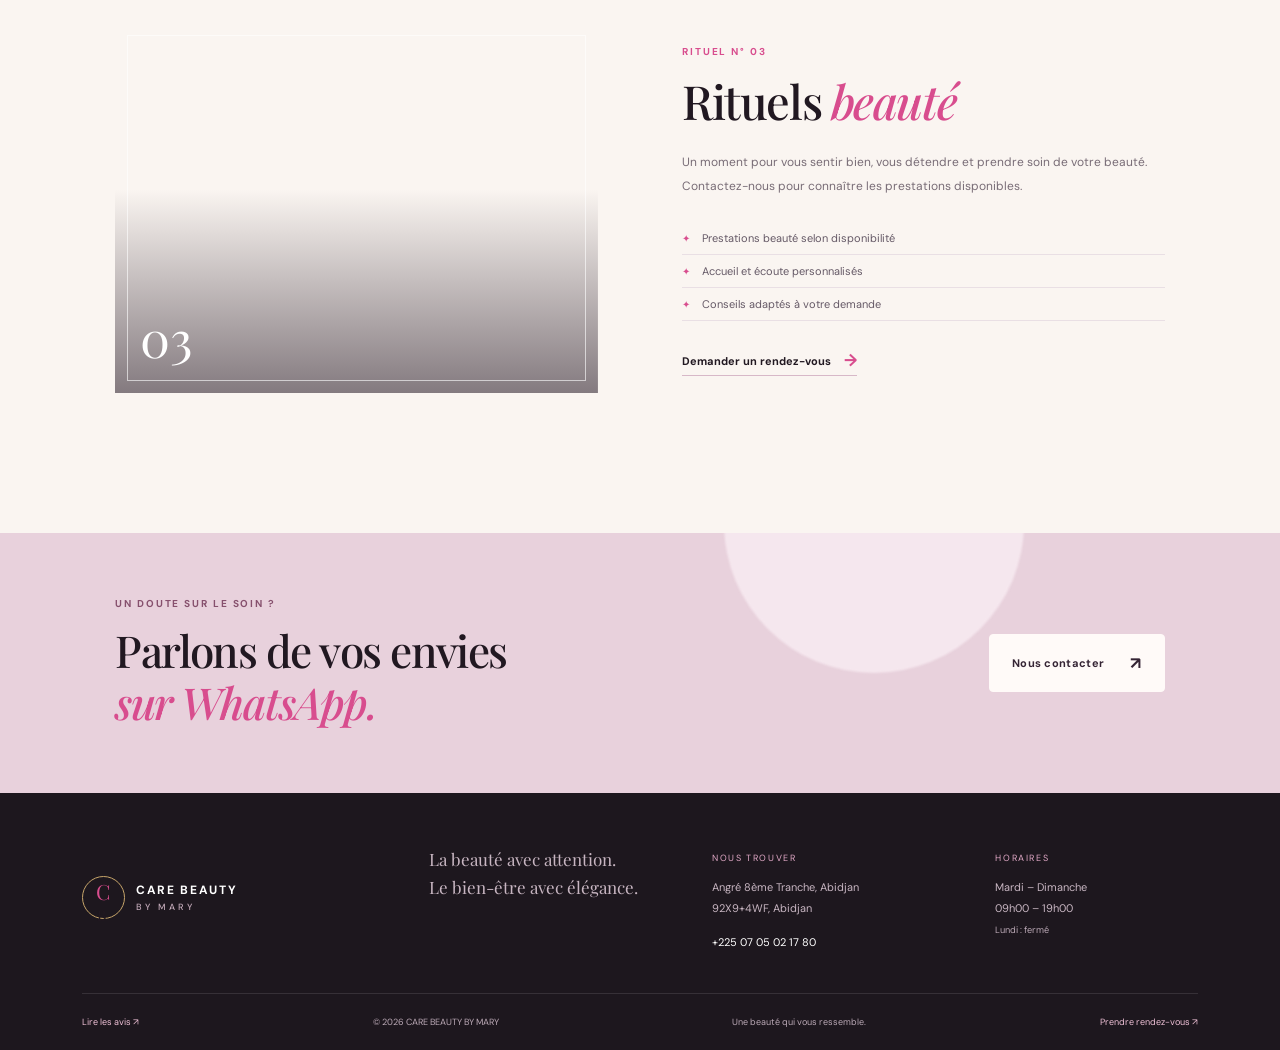
<file: services.html>
<!DOCTYPE html>
<html lang="fr">
<head>
  <meta charset="UTF-8"><meta name="viewport" content="width=device-width, initial-scale=1.0">
  <meta name="description" content="Découvrez les univers de soins de CARE BEAUTY BY MARY à Angré 8ème Tranche, Abidjan.">
  <meta name="theme-color" content="#171218">
  <title>Nos soins — CARE BEAUTY BY MARY</title>
  <link rel="preconnect" href="https://fonts.googleapis.com"><link rel="preconnect" href="https://fonts.gstatic.com" crossorigin>
  <link href="https://fonts.googleapis.com/css2?family=DM+Sans:wght@400;500;600;700&family=Playfair+Display:wght@500;600;700&display=swap" rel="stylesheet">
  <link rel="stylesheet" href="style.css"><script src="script.js" defer></script>
</head>
<body>
  <div class="announcement"><span>Un moment rien que pour vous</span><span>Angré 8ème Tranche · Abidjan</span></div>
  <header class="site-header">
    <a class="brand" href="index.html" aria-label="CARE BEAUTY BY MARY, accueil"><span class="brand-mark">C<span>B</span></span><span class="brand-name">CARE BEAUTY <small>BY MARY</small></span></a>
    <button class="menu-toggle" aria-label="Ouvrir le menu" aria-expanded="false"><span></span><span></span><span></span></button>
    <nav class="nav-links" aria-label="Navigation principale"><a href="index.html">Accueil</a><a class="active" href="services.html">Nos soins</a><a href="rendez-vous.html">Rendez-vous</a><a href="avis.html">Avis</a><a class="nav-cta" href="rendez-vous.html">Réserver une séance <span>↗</span></a></nav>
  </header>
  <main>
    <section class="page-hero">
      <p class="eyebrow"><span class="eyebrow-line"></span> Nos prestations</p>
      <h1>La beauté, pensée<br><em>pour vous.</em></h1>
      <p>Découvrez nos univers et échangeons ensemble pour choisir le soin adapté à vos envies.</p>
      <div class="page-hero-orb"></div>
    </section>
    <section class="service-detail-list section-pad">
      <article class="detail-row" id="visage">
        <div class="detail-visual detail-visual-face"><span>01</span></div>
        <div class="detail-content"><p class="eyebrow">Rituel n° 01</p><h2>Éclat du <em>visage</em></h2><p>Offrez à votre peau un moment d'attention. Prenons le temps de discuter de vos besoins et de vous orienter vers la prestation qui vous convient.</p><ul><li>Soins de beauté du visage</li><li>Conseils personnalisés selon vos besoins</li><li>Moment de détente et de bien-être</li></ul><a class="text-link" href="rendez-vous.html?service=Soin%20du%20visage">Demander un rendez-vous <span>→</span></a></div>
      </article>
      <article class="detail-row detail-row-reverse" id="ongles">
        <div class="detail-visual detail-visual-nails"><span>02</span></div>
        <div class="detail-content"><p class="eyebrow">Rituel n° 02</p><h2>Manucure & beauté <em>des mains</em></h2><p>Des mains soignées et une finition élégante : partagez avec nous le style que vous aimez et la prestation que vous recherchez.</p><ul><li>Beauté des mains</li><li>Manucure et finitions soignées</li><li>Conseils selon votre style</li></ul><a class="text-link" href="rendez-vous.html?service=Manucure">Demander un rendez-vous <span>→</span></a></div>
      </article>
      <article class="detail-row" id="beaute">
        <div class="detail-visual detail-visual-beauty"><span>03</span></div>
        <div class="detail-content"><p class="eyebrow">Rituel n° 03</p><h2>Rituels <em>beauté</em></h2><p>Un moment pour vous sentir bien, vous détendre et prendre soin de votre beauté. Contactez-nous pour connaître les prestations disponibles.</p><ul><li>Prestations beauté selon disponibilité</li><li>Accueil et écoute personnalisés</li><li>Conseils adaptés à votre demande</li></ul><a class="text-link" href="rendez-vous.html?service=Rituel%20beaute">Demander un rendez-vous <span>→</span></a></div>
      </article>
    </section>
    <section class="booking-banner section-pad"><div><p class="eyebrow">Un doute sur le soin ?</p><h2>Parlons de vos envies<br><em>sur WhatsApp.</em></h2></div><a class="button button-light" href="rendez-vous.html">Nous contacter <span>↗</span></a><div class="banner-glow"></div></section>
  </main>
  <footer class="site-footer"><div class="footer-main"><a class="brand brand-footer" href="index.html"><span class="brand-mark">C<span>B</span></span><span class="brand-name">CARE BEAUTY <small>BY MARY</small></span></a><p>La beauté avec attention.<br>Le bien-être avec élégance.</p><div class="footer-contact"><span>NOUS TROUVER</span><p>Angré 8ème Tranche, Abidjan<br>92X9+4WF, Abidjan</p><a href="tel:+2250705021780">+225 07 05 02 17 80</a></div><div class="footer-hours"><span>HORAIRES</span><p>Mardi – Dimanche<br>09h00 – 19h00<br><small>Lundi : fermé</small></p></div></div><div class="footer-bottom"><a href="avis.html">Lire les avis ↗</a><span>© <span data-year></span> CARE BEAUTY BY MARY</span><span>Une beauté qui vous ressemble.</span><a href="rendez-vous.html">Prendre rendez-vous ↗</a></div></footer>
  <a class="whatsapp-float" href="#" data-whatsapp aria-label="Contacter CARE BEAUTY BY MARY sur WhatsApp" title="Écrivez-nous sur WhatsApp"><span class="wa-image-ring"><img src="assets/boutton-rond-multicolor.jpg" alt=""></span><span class="wa-label">Réserver sur WhatsApp</span></a>
</body>
</html>
</file>
<file: style.css>
/* CARE BEAUTY BY MARY — identité premium, responsive */
:root{--ink:#211821;--plum:#352434;--rose:#d84d8e;--pink:#f3c9d8;--cream:#faf5f1;--muted:#847680;--line:#e9dfe4;--gold:#c7a56a;--white:#fff;--serif:"Playfair Display",Georgia,serif;--sans:"DM Sans",Arial,sans-serif}
*{box-sizing:border-box}html{scroll-behavior:smooth;scroll-padding-top:110px}body{margin:0;background:var(--cream);color:var(--ink);font-family:var(--sans);-webkit-font-smoothing:antialiased}a{color:inherit;text-decoration:none}button,input,select,textarea{font:inherit}button,a{-webkit-tap-highlight-color:transparent}.announcement{height:34px;background:#211821;color:#f4dce7;display:flex;align-items:center;justify-content:space-between;padding:0 6.4%;font-size:10px;letter-spacing:.12em;text-transform:uppercase}.site-header{height:88px;padding:0 6.4%;display:flex;align-items:center;justify-content:space-between;background:rgba(250,245,241,.94);position:sticky;top:0;z-index:20;border-bottom:1px solid rgba(53,36,52,.07);backdrop-filter:blur(16px)}.brand{display:flex;align-items:center;gap:11px}.brand-mark{width:43px;height:43px;border:1px solid var(--gold);border-radius:50%;display:grid;place-items:center;font-family:var(--serif);font-size:21px;color:var(--rose);position:relative}.brand-mark span{color:var(--ink);font-size:15px;margin-left:-4px}.brand-name{font-size:12px;letter-spacing:.14em;font-weight:700;line-height:1.6}.brand-name small{display:block;font-size:9px;letter-spacing:.34em;font-weight:500;color:var(--muted)}.nav-links{display:flex;align-items:center;gap:34px;font-size:12px}.nav-links>a:not(.nav-cta){color:#766a75;transition:color .25s}.nav-links>a:not(.nav-cta):hover,.nav-links>a.active{color:var(--rose)}.nav-cta{padding:14px 18px;border:1px solid #d8c5d0;border-radius:3px;transition:background .25s,color .25s,border-color .25s}.nav-cta:hover{background:var(--plum);color:white;border-color:var(--plum)}.nav-cta span{margin-left:12px}.menu-toggle{display:none;background:none;border:0;padding:10px;cursor:pointer}.menu-toggle span{display:block;width:24px;height:2px;background:var(--ink);margin:5px;transition:transform .25s,opacity .25s}
.hero{padding:68px 6.4% 76px;display:grid;grid-template-columns:1fr .94fr;align-items:center;gap:5.5%;min-height:620px;overflow:hidden}.hero-copy{max-width:590px;position:relative;z-index:2}.eyebrow{font-size:10px;letter-spacing:.19em;text-transform:uppercase;color:var(--rose);font-weight:700;margin:0 0 22px;display:flex;align-items:center;gap:12px}.eyebrow-line{width:28px;height:1px;background:var(--rose);display:inline-block}.hero h1,.page-hero h1{font-family:var(--serif);font-weight:500;letter-spacing:-.045em;font-size:clamp(43px,5.4vw,76px);line-height:1.12;margin:0 0 25px}.hero h1 em,.page-hero h1 em,.section-heading h2 em,.section-topline h2 em,.quote-section em,.booking-banner h2 em,.detail-content h2 em,.booking-info h2 em{font-weight:500;color:var(--rose)}.hero-description{font-size:14px;line-height:1.95;color:#786c76;max-width:450px;margin:0}.hero-actions{display:flex;align-items:center;gap:28px;margin-top:33px}.button{display:inline-flex;align-items:center;justify-content:center;gap:26px;padding:17px 22px;font-size:11px;font-weight:700;letter-spacing:.03em;border:1px solid transparent;border-radius:4px;cursor:pointer;transition:transform .25s,box-shadow .25s,background .25s,color .25s}.button:hover{transform:translateY(-3px);box-shadow:0 12px 28px rgba(64,30,55,.15)}.button-primary{background:var(--plum);color:white}.button-primary:hover{background:#56354e}.button span{font-size:17px}.text-link{font-size:11px;font-weight:700;border-bottom:1px solid #d7b8c8;padding-bottom:7px;transition:color .2s,border-color .2s}.text-link span{margin-left:10px;color:var(--rose);font-size:17px;vertical-align:-1px}.text-link:hover{color:var(--rose);border-color:var(--rose)}.hero-proof{display:flex;align-items:center;gap:13px;margin-top:52px}.stars{color:#c89b4b;letter-spacing:3px;font-size:12px}.hero-proof strong,.hero-proof span{display:block}.hero-proof strong{font-size:11px}.hero-proof div span{font-size:10px;color:var(--muted);margin-top:4px}.proof-divider{width:1px;height:34px;background:#ddcfd7;margin:0 8px}.hero-visual{height:490px;position:relative;max-width:520px;width:100%;justify-self:end}.hero-image{position:absolute;inset:0 5% 5% 8%;border-radius:48% 48% 4px 4px;background:linear-gradient(0deg,rgba(40,21,36,.24),rgba(40,21,36,0) 60%),url('https://images.unsplash.com/photo-1600948836101-f9ffda59d250?auto=format&fit=crop&w=1200&q=85') center/cover;box-shadow:0 25px 60px rgba(55,31,49,.13)}.hero-image:after{content:"";position:absolute;inset:12px;border:1px solid rgba(255,255,255,.5);border-radius:inherit}.image-caption{position:absolute;bottom:0;left:0;background:#fffaf7;padding:18px 23px;display:flex;gap:12px;align-items:center;box-shadow:0 15px 35px #33203016;min-width:230px}.caption-dot{width:8px;height:8px;border-radius:50%;background:var(--rose);box-shadow:0 0 0 5px #f7e4ed}.image-caption strong,.image-caption small{display:block}.image-caption strong{font-family:var(--serif);font-size:15px;font-weight:600}.image-caption small{color:var(--muted);font-size:9px;margin-top:5px}.round-stamp{position:absolute;right:-8px;top:33px;width:98px;height:98px;border-radius:50%;display:grid;place-items:center;background:#fff9f8d9;border:1px solid #d8b3c5;color:var(--rose);font-size:9px;line-height:1.7;letter-spacing:.15em;text-align:center;transform:rotate(10deg);backdrop-filter:blur(8px)}.hero-orb{position:absolute;border-radius:50%;z-index:-1}.orb-one{width:250px;height:250px;background:#f2d6e4;right:-70px;top:-40px;opacity:.7}.orb-two{width:180px;height:180px;border:1px solid #d7a8c2;left:-45px;bottom:15px}
.section-pad{padding-left:9%;padding-right:9%}.intro{padding-top:85px;padding-bottom:85px;background:#f2e9e8;display:grid;grid-template-columns:1fr 1fr;gap:10%;align-items:center}.section-heading h2,.section-topline h2,.booking-banner h2,.booking-info h2{font-family:var(--serif);font-weight:500;letter-spacing:-.035em;font-size:clamp(34px,4vw,50px);line-height:1.2;margin:0}.intro-text p{font-size:13px;line-height:2;color:#786c76;margin:0 0 22px;max-width:490px}.section-topline{display:flex;align-items:end;justify-content:space-between;gap:24px;margin-bottom:35px}.services-preview{padding-top:90px;padding-bottom:85px}.service-grid{display:grid;grid-template-columns:repeat(3,1fr);gap:18px}.service-card{height:340px;position:relative;overflow:hidden;display:flex;flex-direction:column;justify-content:space-between;padding:22px;color:#fff;background-size:cover;background-position:center;isolation:isolate}.service-card:before{content:"";position:absolute;inset:0;z-index:-1;background:linear-gradient(180deg,rgba(26,17,25,.08),rgba(26,17,25,.78));transition:opacity .3s}.service-card:after{content:"";position:absolute;inset:9px;border:1px solid rgba(255,255,255,.35);pointer-events:none}.service-card:hover{background-size:cover}.service-card:hover:before{background:linear-gradient(180deg,rgba(26,17,25,.05),rgba(26,17,25,.9))}.service-card-one{background-image:url('https://images.unsplash.com/photo-1570172619644-dfd03ed5d881?auto=format&fit=crop&w=900&q=85')}.service-card-two{background-image:url('https://images.unsplash.com/photo-1604654894610-df63bc536371?auto=format&fit=crop&w=900&q=85')}.service-card-three{background-image:url('https://images.unsplash.com/photo-1512290923902-8a9f81dc236c?auto=format&fit=crop&w=900&q=85')}.service-number{font-size:9px;letter-spacing:.16em}.service-card-bottom{display:flex;align-items:end;justify-content:space-between;gap:12px}.service-card h3{font-family:var(--serif);font-size:23px;line-height:1.2;font-weight:500;margin:0;max-width:230px}.circle-arrow{width:36px;height:36px;border:1px solid #ffffff9c;border-radius:50%;display:grid;place-items:center;flex-shrink:0;transition:background .25s,color .25s}.service-card:hover .circle-arrow{background:#fff;color:var(--plum)}.small-note{font-size:10px;color:#93848e;margin-top:18px}.quote-section{background:var(--plum);color:white;text-align:center;padding:76px 20px 72px;position:relative;overflow:hidden}.quote-section:before,.quote-section:after{content:"";position:absolute;border:1px solid #ffffff14;border-radius:50%;width:360px;height:360px;top:-180px}.quote-section:before{left:-120px}.quote-section:after{right:-120px}.quote-mark{font-family:var(--serif);font-size:64px;color:#e7b5ce;height:48px}.quote-section p{font-family:var(--serif);font-size:clamp(26px,3.5vw,42px);line-height:1.4;margin:10px 0 24px}.quote-section em{color:#e9b8d0}.quote-section>span{font-size:9px;letter-spacing:.2em;color:#d5bdce}.booking-banner{background:#e8d1dc;min-height:260px;display:flex;align-items:center;justify-content:space-between;gap:25px;position:relative;overflow:hidden;padding-top:55px;padding-bottom:55px}.booking-banner>*:not(.banner-glow){position:relative;z-index:1}.booking-banner .eyebrow{color:#86506d;margin-bottom:14px}.booking-banner h2{font-size:clamp(30px,3.6vw,44px)}.button-light{background:#fffaf8;color:var(--plum);border-color:#fffaf8}.button-light:hover{background:var(--plum);color:white}.banner-glow{position:absolute;width:300px;height:300px;border-radius:50%;background:#f5e7ee;right:20%;top:-160px;filter:blur(1px)}
.site-footer{background:#1d171e;color:#f6eaf0;padding:52px 6.4% 0}.footer-main{display:grid;grid-template-columns:1.25fr 1fr 1fr .8fr;gap:30px;padding-bottom:42px}.brand-footer .brand-name{color:white}.brand-footer .brand-name small{color:#c3aab9}.footer-main>p{font-family:var(--serif);font-size:17px;line-height:1.65;color:#c8b6c2;margin:0}.footer-contact>span,.footer-hours>span{font-size:9px;letter-spacing:.18em;color:#e2a9c7}.footer-contact p,.footer-hours p{font-size:11px;line-height:1.9;color:#c8b6c2}.footer-contact>a{font-size:11px;color:#fff}.footer-hours small{color:#bba9b6}.footer-bottom{border-top:1px solid #ffffff1c;min-height:57px;display:flex;align-items:center;justify-content:space-between;gap:15px;font-size:9px;color:#bba9b6}.footer-bottom a{color:#f0c1d7}
.whatsapp-float{position:fixed;right:24px;bottom:24px;z-index:30;display:flex;align-items:center;gap:11px;transition:transform .25s;touch-action:manipulation}.whatsapp-float:hover,.whatsapp-float:focus-visible{transform:translateY(-4px) scale(1.03)}.wa-image-ring{display:block;width:62px;height:62px;border-radius:50%;padding:4px;background:linear-gradient(135deg,#e7008b,#792a94,#168bd0);box-shadow:0 8px 25px #3a163d35;transition:transform .25s,box-shadow .25s}.wa-image-ring img{display:block;width:100%;height:100%;object-fit:cover;border-radius:50%}.whatsapp-float:hover .wa-image-ring,.whatsapp-float:active .wa-image-ring{transform:rotate(12deg) scale(1.08);box-shadow:0 10px 30px #d23c8c50}.wa-label{background:#fff;color:var(--plum);font-size:10px;font-weight:700;padding:12px 15px;border-radius:20px 20px 3px 20px;box-shadow:0 5px 24px #2b17211b;opacity:0;transform:translateX(8px);transition:opacity .25s,transform .25s;pointer-events:none}.whatsapp-float:hover .wa-label,.whatsapp-float:focus-visible .wa-label{opacity:1;transform:translateX(0)}
.page-hero{min-height:350px;background:#f0e3e8;padding:80px 9% 74px;position:relative;overflow:hidden}.page-hero h1{font-size:clamp(44px,5.6vw,70px);position:relative;z-index:1}.page-hero>p:not(.eyebrow){font-size:13px;line-height:1.9;color:#786c76;max-width:460px;position:relative;z-index:1}.page-hero-orb{position:absolute;width:420px;height:420px;border:1px solid #d8b5c7;border-radius:50%;right:8%;top:-125px;box-shadow:0 0 0 35px #e8d2df55,0 0 0 70px #e8d2df33}.service-detail-list{padding-top:70px;padding-bottom:75px}.detail-row{display:grid;grid-template-columns:1fr 1fr;gap:8%;align-items:center;padding:38px 0 65px;border-bottom:1px solid var(--line)}.detail-row:last-child{border-bottom:0}.detail-row-reverse .detail-visual{order:2}.detail-visual{height:370px;position:relative;background-size:cover;background-position:center}.detail-visual:after{content:"";position:absolute;inset:12px;border:1px solid #ffffff9c}.detail-visual span{position:absolute;bottom:22px;left:25px;font-family:var(--serif);font-size:50px;color:#fff;z-index:1}.detail-visual-face{background-image:linear-gradient(0deg,#281b2790,transparent 55%),url('https://images.unsplash.com/photo-1570172619644-dfd03ed5d881?auto=format&fit=crop&w=1000&q=85')}.detail-visual-nails{background-image:linear-gradient(0deg,#281b2790,transparent 55%),url('https://images.unsplash.com/photo-1604654894610-df63bc536371?auto=format&fit=crop&w=1000&q=85')}.detail-visual-beauty{background-image:linear-gradient(0deg,#281b2790,transparent 55%),url('https://images.unsplash.com/photo-1512290923902-8a9f81dc236c?auto=format&fit=crop&w=1000&q=85')}.detail-content .eyebrow{margin-bottom:15px}.detail-content h2{font-family:var(--serif);font-size:clamp(34px,4vw,47px);font-weight:500;line-height:1.2;letter-spacing:-.03em;margin:0 0 20px}.detail-content>p:not(.eyebrow){font-size:12px;line-height:2;color:#786c76}.detail-content ul{list-style:none;padding:0;margin:24px 0 28px}.detail-content li{font-size:11px;color:#655966;padding:9px 0;border-bottom:1px solid var(--line)}.detail-content li:before{content:"✦";color:var(--rose);font-size:10px;margin-right:12px}
.booking-layout{display:grid;grid-template-columns:.8fr 1.2fr;gap:10%;padding-top:75px;padding-bottom:90px}.booking-info h2{font-size:clamp(34px,4vw,47px);margin-bottom:22px}.booking-info>p:not(.eyebrow){font-size:12px;line-height:2;color:#786c76;margin-bottom:35px}.contact-line{display:flex;gap:15px;margin:25px 0;align-items:flex-start}.contact-icon{width:37px;height:37px;display:grid;place-items:center;border:1px solid #dfc3d2;border-radius:50%;color:var(--rose);flex-shrink:0}.contact-line strong{font-size:11px}.contact-line p{font-size:11px;line-height:1.8;color:#827480;margin:5px 0 0}.rating-box{margin-top:35px;padding:18px;background:#f1e5eb;display:flex;align-items:center;gap:12px;flex-wrap:wrap}.rating-box strong{font-size:12px}.rating-box>span{width:100%;font-size:10px;color:#8c7d88}.booking-form{background:#fffdfb;padding:36px 38px;box-shadow:0 20px 60px #4b29400c;border:1px solid #f0e6eb}.form-heading{padding-bottom:25px;margin-bottom:25px;border-bottom:1px solid var(--line)}.form-heading>span{font-size:9px;letter-spacing:.2em;color:var(--rose);font-weight:700}.form-heading h2{font-family:var(--serif);font-weight:500;font-size:33px;margin:9px 0}.form-heading p{font-size:10px;color:var(--muted);margin:0}.booking-form label{display:block;font-size:10px;font-weight:700;margin:16px 0 8px}.booking-form input,.booking-form select,.booking-form textarea{width:100%;padding:13px 14px;border:1px solid #e7dce3;background:#fdf9fb;border-radius:3px;color:var(--ink);outline:none;font-size:11px;transition:border-color .2s,box-shadow .2s}.booking-form input:focus,.booking-form select:focus,.booking-form textarea:focus{border-color:#c87ba4;box-shadow:0 0 0 3px #f4e2ec}.booking-form textarea{resize:vertical;min-height:90px}.form-row{display:grid;grid-template-columns:1fr 1fr;gap:16px}.form-submit{width:100%;margin-top:24px}.form-privacy{font-size:9px;line-height:1.7;color:#948591;text-align:center;margin:14px 0 0}.form-feedback{font-size:11px;color:#a52c66}
@media(min-width:1400px){.hero{padding-left:max(6.4%,calc((100% - 1320px)/2));padding-right:max(6.4%,calc((100% - 1320px)/2))}.section-pad{padding-left:max(9%,calc((100% - 1180px)/2));padding-right:max(9%,calc((100% - 1180px)/2))}}
@media(max-width:900px){.site-header{height:76px}.nav-links{gap:18px}.nav-cta{padding:12px}.hero{min-height:auto;padding-top:55px;padding-bottom:65px;gap:4%}.hero-visual{height:430px}.hero-proof{margin-top:35px}.section-pad{padding-left:6%;padding-right:6%}.service-card{height:290px;padding:17px}.service-card h3{font-size:20px}.footer-main{grid-template-columns:1fr 1fr;row-gap:30px}.booking-layout{gap:5%}.booking-form{padding:28px}.detail-visual{height:320px}}
@media(max-width:680px){.announcement{padding:0 5%;height:30px;font-size:8px;letter-spacing:.08em}.announcement span:last-child{max-width:48%;text-align:right}.site-header{height:70px;padding:0 5%}.brand-mark{width:38px;height:38px}.brand-name{font-size:10px}.brand-name small{font-size:8px}.menu-toggle{display:block;z-index:22}.nav-links{position:absolute;left:0;right:0;top:69px;background:rgba(250,245,241,.98);padding:0 6%;display:flex;flex-direction:column;align-items:stretch;gap:0;max-height:0;overflow:hidden;visibility:hidden;transition:max-height .35s ease,padding .35s ease,visibility .35s;border-bottom:1px solid transparent;box-shadow:0 15px 30px #28182710}.nav-links.is-open{max-height:360px;visibility:visible;padding-top:10px;padding-bottom:18px;border-color:#eadde5}.nav-links>a:not(.nav-cta){padding:15px 0;border-bottom:1px solid #eee2e9}.nav-cta{margin-top:14px;text-align:center}.menu-toggle[aria-expanded="true"] span:first-child{transform:translateY(7px) rotate(45deg)}.menu-toggle[aria-expanded="true"] span:nth-child(2){opacity:0}.menu-toggle[aria-expanded="true"] span:last-child{transform:translateY(-7px) rotate(-45deg)}
.hero{display:flex;flex-direction:column;align-items:stretch;padding:46px 6% 55px;gap:40px}.hero h1{font-size:clamp(42px,11vw,60px);margin-bottom:20px}.hero-description{font-size:13px}.hero-actions{flex-wrap:wrap;gap:20px;margin-top:25px}.button{padding:15px 17px;gap:17px;font-size:10px}.hero-proof{margin-top:31px;gap:9px}.hero-proof div span{font-size:9px}.proof-divider{margin:0 3px}.hero-visual{justify-self:auto;max-width:none;width:100%;height:390px}.hero-image{inset:0 5% 5% 7%}.round-stamp{width:82px;height:82px;font-size:8px;right:0;top:20px}.image-caption{min-width:205px;padding:14px 17px}.intro{grid-template-columns:1fr;gap:25px;padding-top:55px;padding-bottom:58px}.section-heading h2,.section-topline h2,.booking-banner h2{font-size:38px}.services-preview{padding-top:58px;padding-bottom:60px}.section-topline{align-items:flex-start;margin-bottom:25px}.desktop-link{display:none}.service-grid{grid-template-columns:1fr;gap:14px}.service-card{height:320px;padding:20px}.service-card h3{font-size:25px}.quote-section{padding:60px 18px}.quote-section p{font-size:29px}.booking-banner{align-items:flex-start;flex-direction:column;padding-top:45px;padding-bottom:45px;gap:25px}.booking-banner .button{align-self:flex-start}.footer-main{grid-template-columns:1fr 1fr;gap:28px 20px}.footer-main>p{font-size:14px}.footer-bottom{padding:18px 0;flex-wrap:wrap;justify-content:flex-start;line-height:1.7}.footer-bottom span:nth-child(2){display:none}.whatsapp-float{right:14px;bottom:15px;gap:0}.wa-image-ring{width:58px;height:58px}.wa-label{display:none}
.page-hero{min-height:310px;padding:57px 6% 55px}.page-hero h1{font-size:clamp(44px,11vw,60px)}.page-hero>p:not(.eyebrow){max-width:90%;font-size:12px}.page-hero-orb{width:230px;height:230px;right:-110px;top:-50px;box-shadow:0 0 0 20px #e8d2df55,0 0 0 40px #e8d2df33}.service-detail-list{padding-top:28px;padding-bottom:35px}.detail-row{grid-template-columns:1fr;gap:25px;padding:30px 0 42px}.detail-row-reverse .detail-visual{order:0}.detail-visual{height:300px}.detail-content h2{font-size:37px}.booking-layout{grid-template-columns:1fr;gap:35px;padding-top:45px;padding-bottom:55px}.booking-info h2{font-size:38px}.booking-form{padding:25px 20px}.form-heading h2{font-size:29px}.form-row{grid-template-columns:1fr;gap:0}.form-row>div{min-width:0}.rating-box{margin-top:25px}
}
@media(prefers-reduced-motion:reduce){*,*::before,*::after{scroll-behavior:auto!important;transition:none!important}}


/* Page avis clients */
.reviews-section{padding-top:70px;padding-bottom:85px}.reviews-summary{display:grid;grid-template-columns:.7fr 1fr .8fr;gap:35px;align-items:center;background:#fffdfb;border:1px solid #eee1e8;padding:32px 35px;margin-bottom:65px;box-shadow:0 15px 45px #4b294008}.rating-score{display:flex;flex-direction:column;align-items:flex-start;gap:8px}.rating-number{font-family:var(--serif);font-size:66px;line-height:1;color:var(--ink);letter-spacing:-.05em}.rating-count{font-size:10px;color:var(--muted)}.rating-bars{display:flex;flex-direction:column;gap:10px}.rating-bar-row{display:grid;grid-template-columns:12px 1fr 15px;align-items:center;gap:10px;font-size:10px;color:#786c76}.bar-track{height:7px;border-radius:20px;background:#f0e8ed;overflow:hidden}.bar-fill{height:100%;display:block;border-radius:20px;background:linear-gradient(90deg,#b93d7a,#e7a4c6)}.reviews-summary-note{border-left:1px solid var(--line);padding-left:25px}.summary-flower{font-size:25px;color:var(--rose)}.reviews-summary-note p{font-family:var(--serif);font-size:19px;line-height:1.5;margin:10px 0 18px}.reviews-heading{display:flex;justify-content:space-between;align-items:end;gap:25px;margin-bottom:30px}.reviews-heading h2{font-family:var(--serif);font-size:clamp(31px,4vw,44px);font-weight:500;line-height:1.2;margin:0}.reviews-heading h2 em{color:var(--rose);font-weight:500}.review-grid{display:grid;grid-template-columns:repeat(2,minmax(0,1fr));gap:18px}.review-card{padding:26px;background:#fffdfb;border:1px solid #eee3e9;transition:transform .25s,box-shadow .25s}.review-card:hover{transform:translateY(-3px);box-shadow:0 14px 35px #3c21300c}.review-featured{background:linear-gradient(135deg,#fffdfb,#f7eaf0);border-color:#e8cbd9}.review-card-top{display:flex;align-items:center;gap:12px;margin-bottom:18px}.review-avatar{width:42px;height:42px;display:grid;place-items:center;border-radius:50%;font-family:var(--serif);font-size:19px;border:1px solid #fff;box-shadow:0 0 0 1px #e6d5df}.avatar-one{background:#e8d3c5;color:#634536}.avatar-two{background:#d8e4df;color:#3d6558}.avatar-three{background:#dcd5e9;color:#55406d}.avatar-four{background:#f0d4df;color:#873e60}.review-author{display:flex;flex-direction:column;gap:5px;min-width:0}.review-author strong{font-size:11px}.review-author span{font-size:9px;color:var(--muted)}.google-g{margin-left:auto;font-size:18px;font-weight:700;color:#4285f4}.review-date{font-size:10px;color:#998a95;margin:10px 0 14px}.review-card blockquote{font-family:var(--serif);font-size:24px;margin:0 0 30px;color:#4a3545}.review-no-text{font-size:11px;line-height:1.7;color:#8b7e89;margin:20px 0 27px;min-height:20px}.review-card-bottom{border-top:1px solid #eee3e9;padding-top:14px;display:flex;align-items:center;gap:8px;font-size:9px;color:#887987}.verified-dot{width:17px;height:17px;border-radius:50%;display:grid;place-items:center;background:#f0dce6;color:#a63f76;font-size:10px}.review-like{margin-left:auto;color:#a05c80}.reviews-disclaimer{font-size:9px;line-height:1.7;color:#9a8d97;margin-top:22px}.reviews-hero{min-height:330px}
@media(max-width:900px){.reviews-summary{grid-template-columns:.7fr 1fr;gap:25px}.reviews-summary-note{grid-column:1/-1;border-left:0;border-top:1px solid var(--line);padding:20px 0 0}.reviews-heading{align-items:flex-start;flex-direction:column}.reviews-heading .button{align-self:flex-start}}
@media(max-width:600px){.reviews-section{padding-top:42px;padding-bottom:55px}.reviews-summary{grid-template-columns:1fr 1.25fr;padding:22px 18px;gap:20px;margin-bottom:45px}.rating-number{font-size:54px}.reviews-summary-note{grid-column:1/-1}.reviews-summary-note p{font-size:17px}.review-grid{grid-template-columns:1fr;gap:13px}.review-card{padding:21px}.reviews-heading h2{font-size:35px}.reviews-heading .button{font-size:10px}.reviews-hero{min-height:300px}}


/* Avis, informations pratiques et carte Google Maps */
.reputation-section{padding-top:75px;padding-bottom:75px;background:#fffaf8}
.reputation-section .section-topline{margin-bottom:30px}
.reputation-grid{display:grid;grid-template-columns:.75fr 1.25fr;gap:10%;align-items:center;background:#fff;padding:32px 36px;border:1px solid #f0e5eb}
.rating-summary{border-right:1px solid var(--line);padding-right:25px}
.rating-number{font-family:var(--serif);font-size:64px;line-height:1.05;letter-spacing:-.04em}
.rating-summary .stars{margin-top:12px;font-size:14px}
.rating-summary p{font-size:11px;color:#8a7b87;margin:12px 0 20px}
.rating-summary p strong{color:var(--ink)}
.rating-summary .text-link{display:inline-block}
.rating-bars{display:flex;flex-direction:column;gap:12px}
.rating-bar-row{display:grid;grid-template-columns:16px 1fr 18px;gap:12px;align-items:center;font-size:11px;color:#746875}
.bar-track{height:8px;background:#f0e8ed;border-radius:20px;overflow:hidden}
.bar-fill{height:100%;display:block;background:linear-gradient(90deg,#d94d91,#bd7bb0);border-radius:20px}
.bar-count{text-align:right;color:#9c8c98;font-size:10px}
.rating-disclaimer{font-size:9px;line-height:1.6;color:#9a8c96;margin:5px 0 0}
.about-map-section{padding-top:85px;padding-bottom:90px;display:grid;grid-template-columns:.8fr 1.2fr;gap:8%;align-items:center}
.about-details h2{font-family:var(--serif);font-size:clamp(35px,4vw,48px);font-weight:500;line-height:1.2;letter-spacing:-.035em;margin:0 0 32px}
.about-details h2 em{color:var(--rose);font-weight:500}
.about-info-item{display:flex;gap:14px;margin:22px 0;align-items:flex-start}
.about-icon{width:37px;height:37px;display:grid;place-items:center;border:1px solid #dfc3d2;border-radius:50%;color:var(--rose);flex-shrink:0}
.about-info-item strong{font-size:11px}
.about-info-item p{font-size:11px;line-height:1.8;color:#827480;margin:5px 0 0}
.map-directions{margin-top:14px}
.map-panel{background:#fff;padding:15px;border:1px solid #efe2e9;box-shadow:0 20px 55px #4b29400b}
.map-heading{display:flex;justify-content:space-between;align-items:center;padding:10px 9px 17px}
.map-kicker{font-size:8px;letter-spacing:.18em;color:var(--rose);font-weight:700}
.map-heading h3{font-family:var(--serif);font-weight:500;font-size:20px;margin:5px 0 0}
.map-pin{width:38px;height:38px;display:grid;place-items:center;border-radius:50%;background:#f5e5ed;color:var(--rose);font-size:20px}
.map-frame{height:340px;background:#eee;overflow:hidden}
.map-frame iframe{width:100%;height:100%;border:0;display:block}
.map-footnote{font-size:9px;line-height:1.7;color:#93848e;padding:5px 8px 0;margin:8px 0 2px}
@media(max-width:900px){.reputation-grid{gap:6%;padding:26px}.about-map-section{gap:5%}.map-frame{height:300px}}
@media(max-width:680px){.reputation-section{padding-top:55px;padding-bottom:55px}.reputation-grid{grid-template-columns:1fr;gap:25px;padding:24px 20px}.rating-summary{border-right:0;border-bottom:1px solid var(--line);padding:0 0 22px}.rating-number{font-size:56px}.about-map-section{grid-template-columns:1fr;gap:35px;padding-top:58px;padding-bottom:60px}.about-details h2{font-size:38px}.map-frame{height:300px}.map-panel{padding:10px}.map-heading h3{font-size:18px}}
</file>
